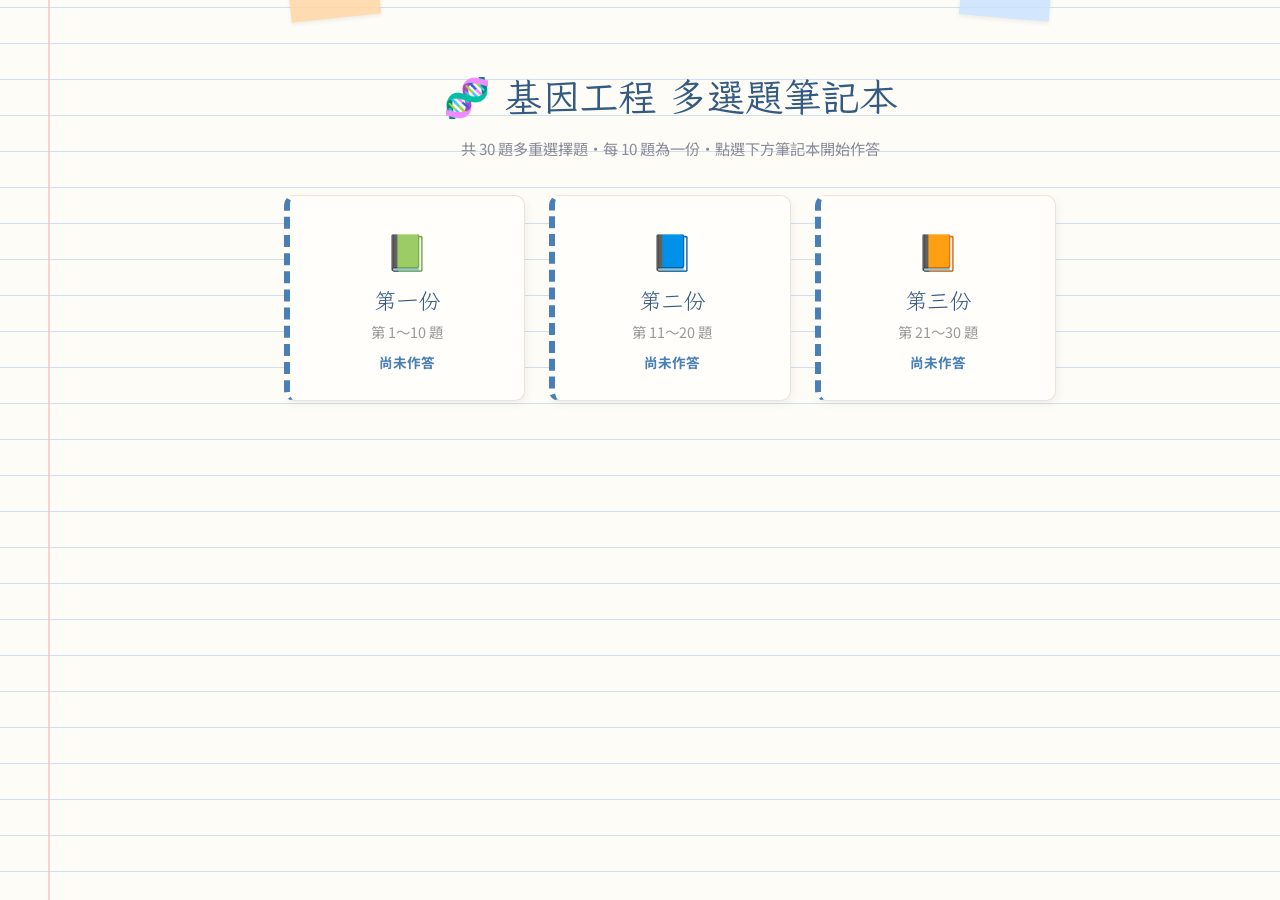
<file: index.html>
<!DOCTYPE html>
<html lang="zh-Hant">
<head>
  <meta charset="UTF-8" />
  <meta name="viewport" content="width=device-width, initial-scale=1.0" />
  <title>基因工程 多重選擇題筆記本</title>
  <link rel="stylesheet" href="css/style.css" />
</head>
<body>
  <div class="page">
    <div class="tape left"></div>
    <div class="tape right"></div>
    <h1 class="notebook-title">🧬 基因工程 多選題筆記本</h1>
    <p class="notebook-subtitle">共 30 題多重選擇題・每 10 題為一份・點選下方筆記本開始作答</p>

    <div class="set-grid" id="setGrid"></div>
  </div>

  <script src="js/data.js"></script>
  <script>
    const emojis = ['📗', '📘', '📙'];
    const grid = document.getElementById('setGrid');

    QUIZ_SETS.forEach((set, idx) => {
      const a = document.createElement('a');
      a.className = 'set-card';
      a.href = `quiz.html?set=${set.id}`;

      const progressKey = `quiz-progress-set${set.id}`;
      const saved = localStorage.getItem(progressKey);
      let progressText = '尚未作答';
      if (saved) {
        try {
          const data = JSON.parse(saved);
          if (data.score !== undefined) {
            progressText = `上次成績：${data.score} / ${set.questions.length}`;
          }
        } catch (e) {}
      }

      a.innerHTML = `
        <span class="set-emoji">${emojis[idx % emojis.length]}</span>
        <div class="set-name">${set.title}</div>
        <div class="set-range">第 ${set.range[0]}～${set.range[1]} 題</div>
        <div class="set-progress">${progressText}</div>
      `;
      grid.appendChild(a);
    });
  </script>
</body>
</html>
</file>
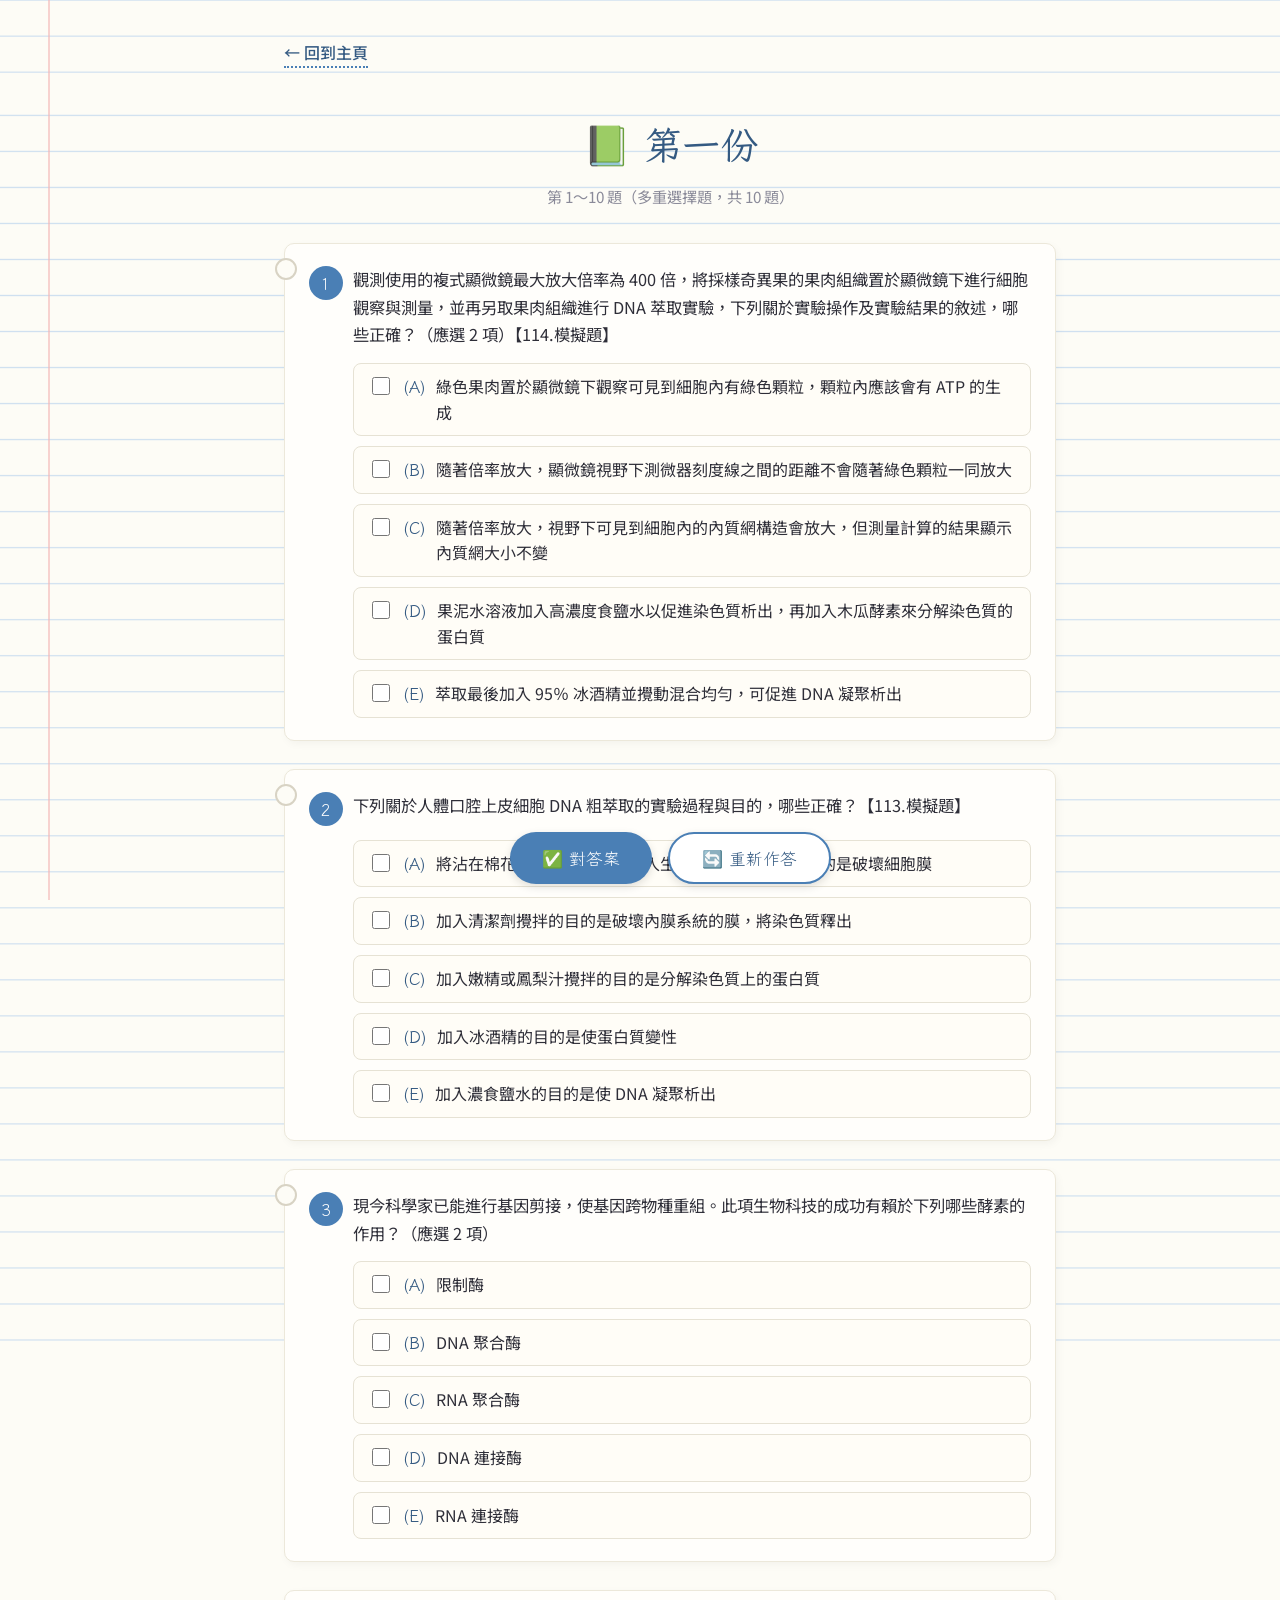
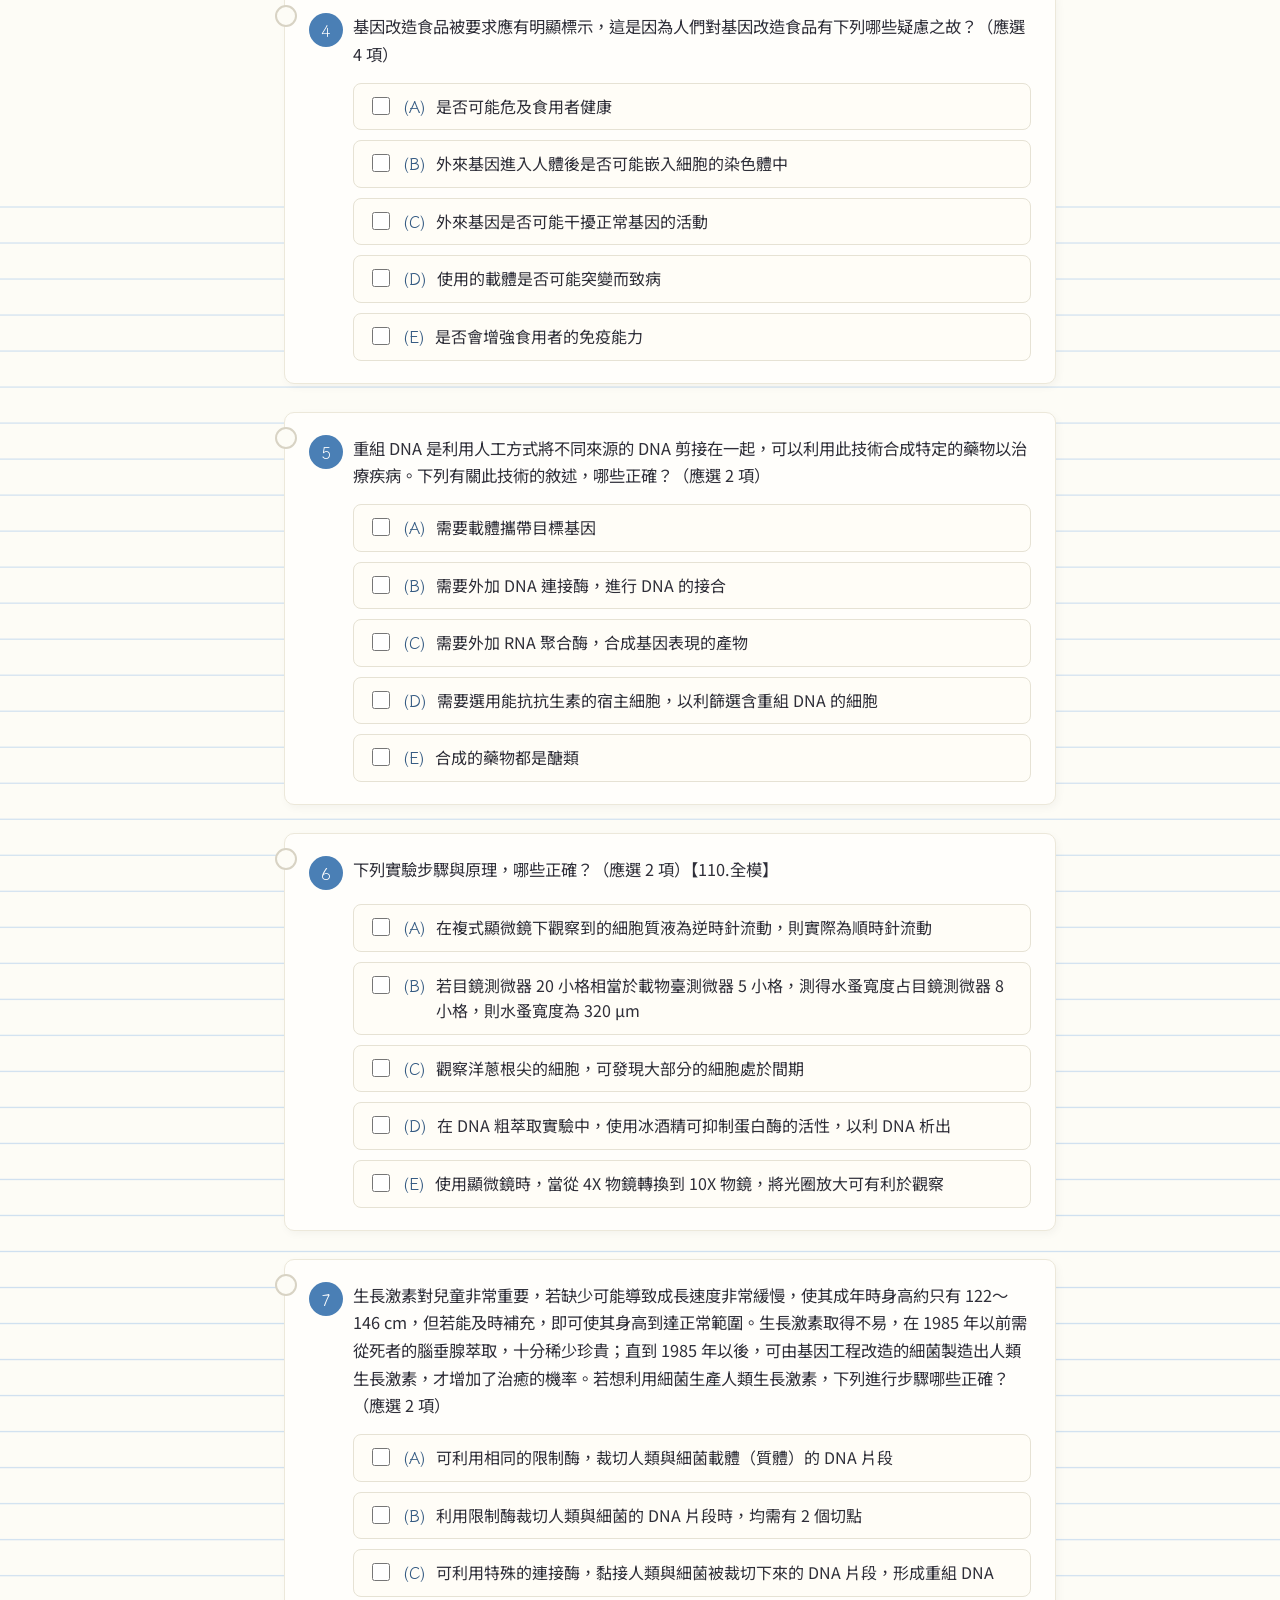
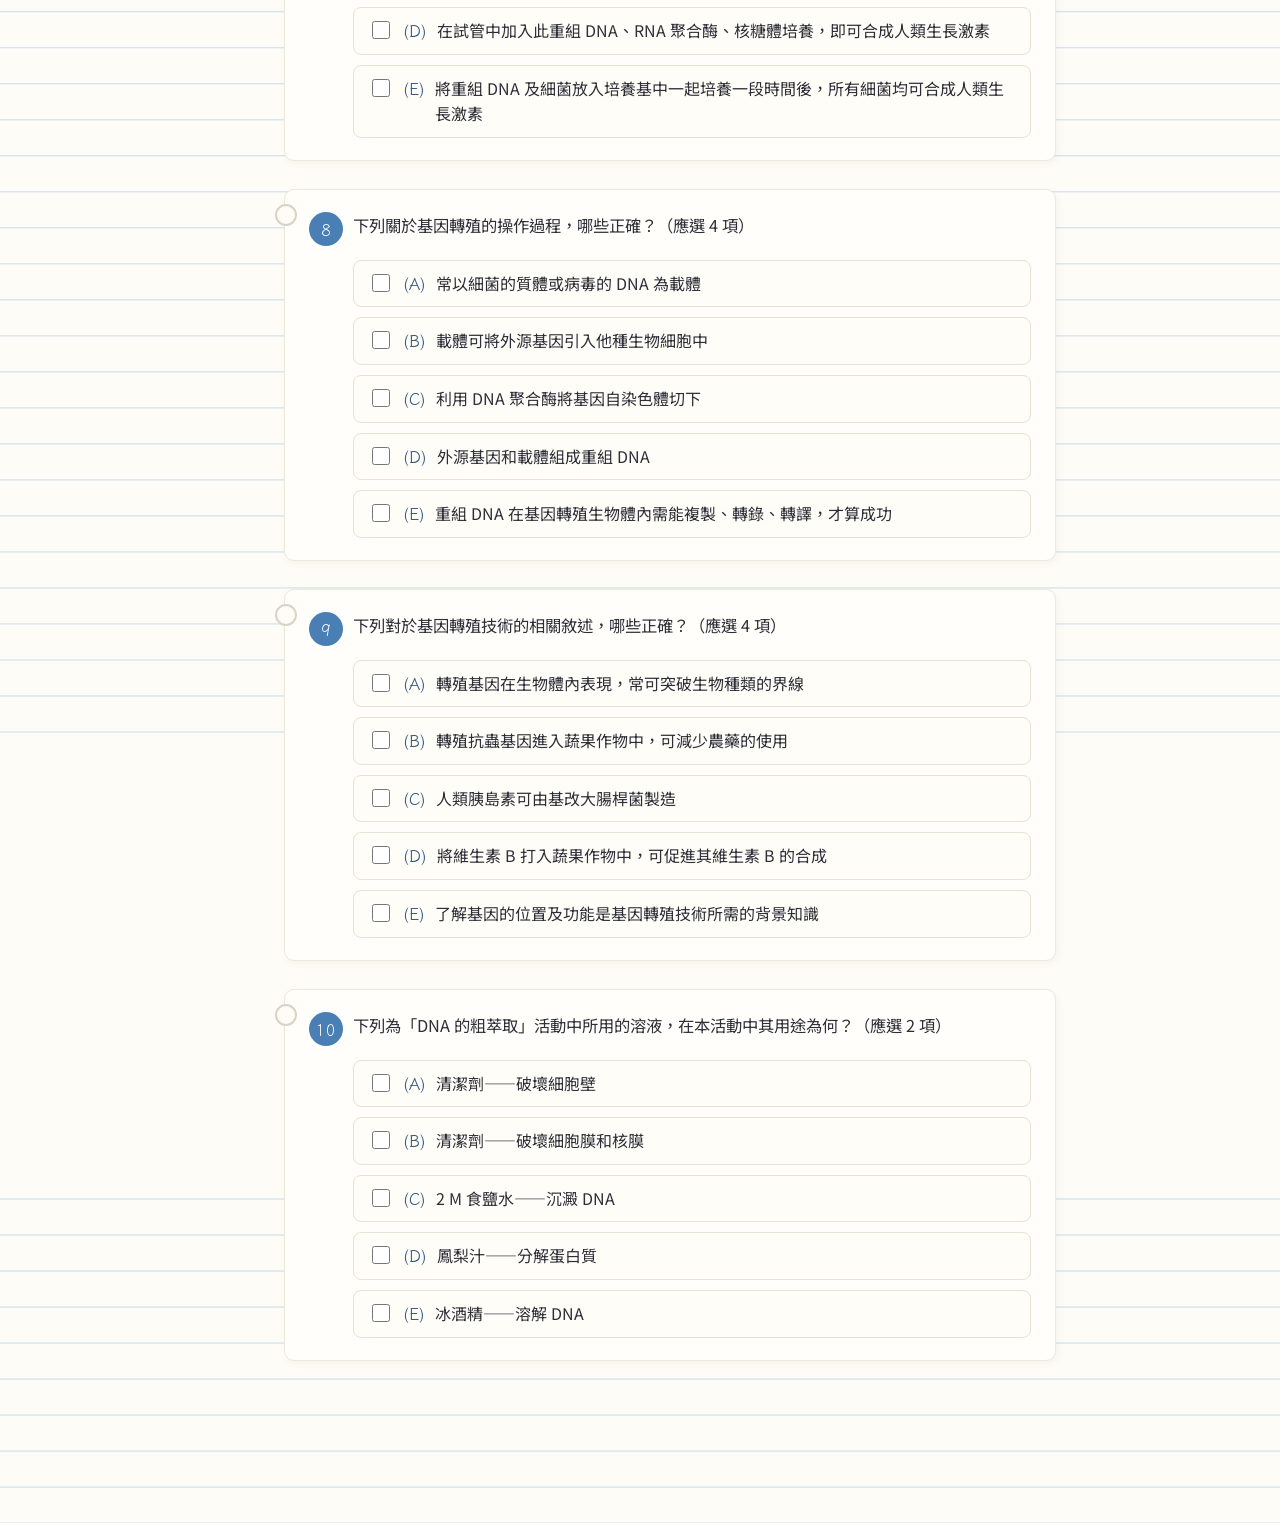
<file: quiz.html>
<!DOCTYPE html>
<html lang="zh-Hant">
<head>
  <meta charset="UTF-8" />
  <meta name="viewport" content="width=device-width, initial-scale=1.0" />
  <title>多選題作答 - 基因工程筆記本</title>
  <link rel="stylesheet" href="css/style.css" />
</head>
<body>
  <div class="page">
    <a class="back-link" href="index.html">← 回到主頁</a>
    <h1 class="notebook-title" id="setTitle">📘 第一份</h1>
    <p class="notebook-subtitle" id="setSubtitle">第 1～10 題</p>

    <div class="score-panel" id="scorePanel"></div>

    <div id="questionList"></div>

    <div class="action-bar">
      <button class="btn btn-primary" id="submitBtn">✅ 對答案</button>
      <button class="btn btn-secondary" id="resetBtn">🔄 重新作答</button>
    </div>
  </div>

  <script src="js/data.js"></script>
  <script src="js/figures.js"></script>
  <script src="js/app.js"></script>
</body>
</html>
</file>
<file: css/style.css>
@import url('https://fonts.googleapis.com/css2?family=Klee+One:wght@400;600&family=Noto+Sans+TC:wght@400;500;700&display=swap');

:root {
  --paper: #fdfcf6;
  --line: #cfe0f0;
  --margin: #f4b6b6;
  --ink: #2e2e38;
  --accent: #4a7fb5;
  --accent-dark: #345a82;
  --highlight: #fff3a3;
  --correct: #c9e6c9;
  --correct-strong: #4caf50;
  --wrong: #f6cccc;
  --wrong-strong: #e05d5d;
  --tape1: #ffd6a5;
  --tape2: #c9f0d6;
  --tape3: #cbe3ff;
}

* {
  box-sizing: border-box;
}

body {
  margin: 0;
  font-family: 'Noto Sans TC', sans-serif;
  color: var(--ink);
  background-color: var(--paper);
  background-image:
    repeating-linear-gradient(
      to bottom,
      transparent 0,
      transparent 35px,
      var(--line) 35px,
      var(--line) 36px
    );
  background-position: 0 80px;
  min-height: 100vh;
  position: relative;
  padding-left: 60px;
}

body::before {
  content: "";
  position: fixed;
  top: 0;
  left: 48px;
  width: 2px;
  height: 100%;
  background: var(--margin);
  opacity: 0.6;
  z-index: 0;
}

.page {
  max-width: 820px;
  margin: 0 auto;
  padding: 40px 24px 80px;
  position: relative;
  z-index: 1;
}

/* ===== Header ===== */
.notebook-title {
  font-family: 'Klee One', cursive;
  font-size: 2.4rem;
  text-align: center;
  color: var(--accent-dark);
  margin-bottom: 4px;
  position: relative;
}

.notebook-subtitle {
  text-align: center;
  color: #8a8a99;
  margin-bottom: 36px;
  font-size: 0.95rem;
}

.tape {
  position: absolute;
  width: 90px;
  height: 28px;
  opacity: 0.85;
  transform: rotate(-4deg);
  box-shadow: 0 2px 4px rgba(0,0,0,0.08);
}

.tape.left {
  top: -10px;
  left: 30px;
  background: var(--tape1);
  transform: rotate(-6deg);
}

.tape.right {
  top: -10px;
  right: 30px;
  background: var(--tape3);
  transform: rotate(5deg);
}

/* ===== Home page set cards ===== */
.set-grid {
  display: grid;
  grid-template-columns: repeat(auto-fit, minmax(220px, 1fr));
  gap: 24px;
  margin-top: 24px;
}

.set-card {
  background: #fffefb;
  border: 1px solid #e8e4d8;
  border-radius: 10px;
  padding: 28px 20px;
  text-align: center;
  text-decoration: none;
  color: var(--ink);
  box-shadow: 2px 4px 10px rgba(0,0,0,0.05);
  position: relative;
  transition: transform 0.15s ease, box-shadow 0.15s ease;
  border-left: 6px dashed var(--accent);
}

.set-card:hover {
  transform: translateY(-4px) rotate(-0.5deg);
  box-shadow: 4px 8px 16px rgba(0,0,0,0.1);
}

.set-card .set-emoji {
  font-size: 2.2rem;
  display: block;
  margin-bottom: 8px;
}

.set-card .set-name {
  font-family: 'Klee One', cursive;
  font-size: 1.4rem;
  color: var(--accent-dark);
  margin-bottom: 6px;
}

.set-card .set-range {
  font-size: 0.9rem;
  color: #999;
  margin-bottom: 10px;
}

.set-card .set-progress {
  font-size: 0.85rem;
  color: var(--accent);
  font-weight: 700;
}

/* ===== Quiz page ===== */
.back-link {
  display: inline-block;
  margin-bottom: 20px;
  color: var(--accent-dark);
  text-decoration: none;
  font-weight: 500;
  border-bottom: 2px dotted var(--accent);
  padding-bottom: 2px;
}

.back-link:hover {
  color: var(--accent);
}

.question-card {
  background: #fffefb;
  border: 1px solid #ece8da;
  border-radius: 10px;
  padding: 22px 24px;
  margin-bottom: 28px;
  box-shadow: 2px 3px 8px rgba(0,0,0,0.04);
  position: relative;
}

.question-card::before {
  content: "";
  position: absolute;
  top: 14px;
  left: -10px;
  width: 18px;
  height: 18px;
  border-radius: 50%;
  background: var(--paper);
  border: 2px solid #d8d3c4;
}

.q-number {
  display: inline-block;
  font-family: 'Klee One', cursive;
  background: var(--accent);
  color: #fff;
  border-radius: 50%;
  width: 34px;
  height: 34px;
  line-height: 34px;
  text-align: center;
  font-size: 1rem;
  margin-right: 10px;
  flex-shrink: 0;
}

.q-header {
  display: flex;
  align-items: flex-start;
  margin-bottom: 14px;
}

.q-text {
  font-size: 1.02rem;
  line-height: 1.7;
}

.q-figure {
  margin: 10px 0 14px 44px;
  text-align: center;
}

.q-figure svg {
  max-width: 100%;
  height: auto;
}

.options {
  display: flex;
  flex-direction: column;
  gap: 10px;
  margin-left: 44px;
}

.option {
  display: flex;
  align-items: flex-start;
  gap: 10px;
  padding: 10px 14px;
  border: 1px solid #e6e2d4;
  border-radius: 8px;
  cursor: pointer;
  transition: background 0.15s ease, border-color 0.15s ease;
  background: #fffdf7;
}

.option:hover {
  background: #fbf6e6;
  border-color: var(--accent);
}

.option input[type="checkbox"] {
  margin-top: 3px;
  width: 18px;
  height: 18px;
  accent-color: var(--accent);
  flex-shrink: 0;
}

.option .opt-key {
  font-weight: 700;
  color: var(--accent-dark);
  font-family: 'Klee One', cursive;
}

.option-text {
  line-height: 1.6;
}

/* graded states */
.question-card.graded .option {
  cursor: default;
  pointer-events: none;
}

.option.is-correct-answer {
  background: var(--correct);
  border-color: var(--correct-strong);
}

.option.is-wrong-pick {
  background: var(--wrong);
  border-color: var(--wrong-strong);
}

.q-result-tag {
  margin-left: 44px;
  margin-top: 12px;
  display: inline-block;
  font-weight: 700;
  padding: 4px 12px;
  border-radius: 20px;
  font-size: 0.9rem;
}

.q-result-tag.correct {
  background: var(--correct);
  color: var(--correct-strong);
}

.q-result-tag.wrong {
  background: var(--wrong);
  color: var(--wrong-strong);
}

.explanation {
  margin: 14px 0 0 44px;
  padding: 14px 16px;
  background: var(--highlight);
  border-radius: 8px;
  border-left: 4px solid #e0c84a;
  font-size: 0.92rem;
  line-height: 1.7;
  position: relative;
}

.explanation::before {
  content: "📝 解析";
  display: block;
  font-family: 'Klee One', cursive;
  font-weight: 700;
  margin-bottom: 6px;
  color: #9a8324;
}

/* ===== Action bar ===== */
.action-bar {
  position: sticky;
  bottom: 16px;
  display: flex;
  justify-content: center;
  gap: 16px;
  margin-top: 30px;
  z-index: 5;
}

.btn {
  font-family: 'Klee One', cursive;
  font-size: 1.05rem;
  padding: 12px 32px;
  border-radius: 30px;
  border: none;
  cursor: pointer;
  box-shadow: 0 3px 8px rgba(0,0,0,0.12);
  transition: transform 0.1s ease, box-shadow 0.1s ease;
}

.btn:active {
  transform: translateY(1px);
}

.btn-primary {
  background: var(--accent);
  color: #fff;
}

.btn-primary:hover {
  background: var(--accent-dark);
}

.btn-secondary {
  background: #fff;
  color: var(--accent-dark);
  border: 2px solid var(--accent);
}

.btn-secondary:hover {
  background: #eef5fc;
}

/* ===== Score panel ===== */
.score-panel {
  position: sticky;
  top: 12px;
  background: #fffefb;
  border: 2px dashed var(--accent);
  border-radius: 10px;
  padding: 14px 20px;
  text-align: center;
  margin-bottom: 24px;
  font-family: 'Klee One', cursive;
  font-size: 1.2rem;
  color: var(--accent-dark);
  z-index: 6;
  display: none;
}

.score-panel.show {
  display: block;
}

@media (max-width: 600px) {
  body {
    padding-left: 28px;
  }
  body::before {
    left: 18px;
  }
  .options, .explanation, .q-figure, .q-result-tag {
    margin-left: 0;
  }
  .notebook-title {
    font-size: 1.8rem;
  }
}
</file>
